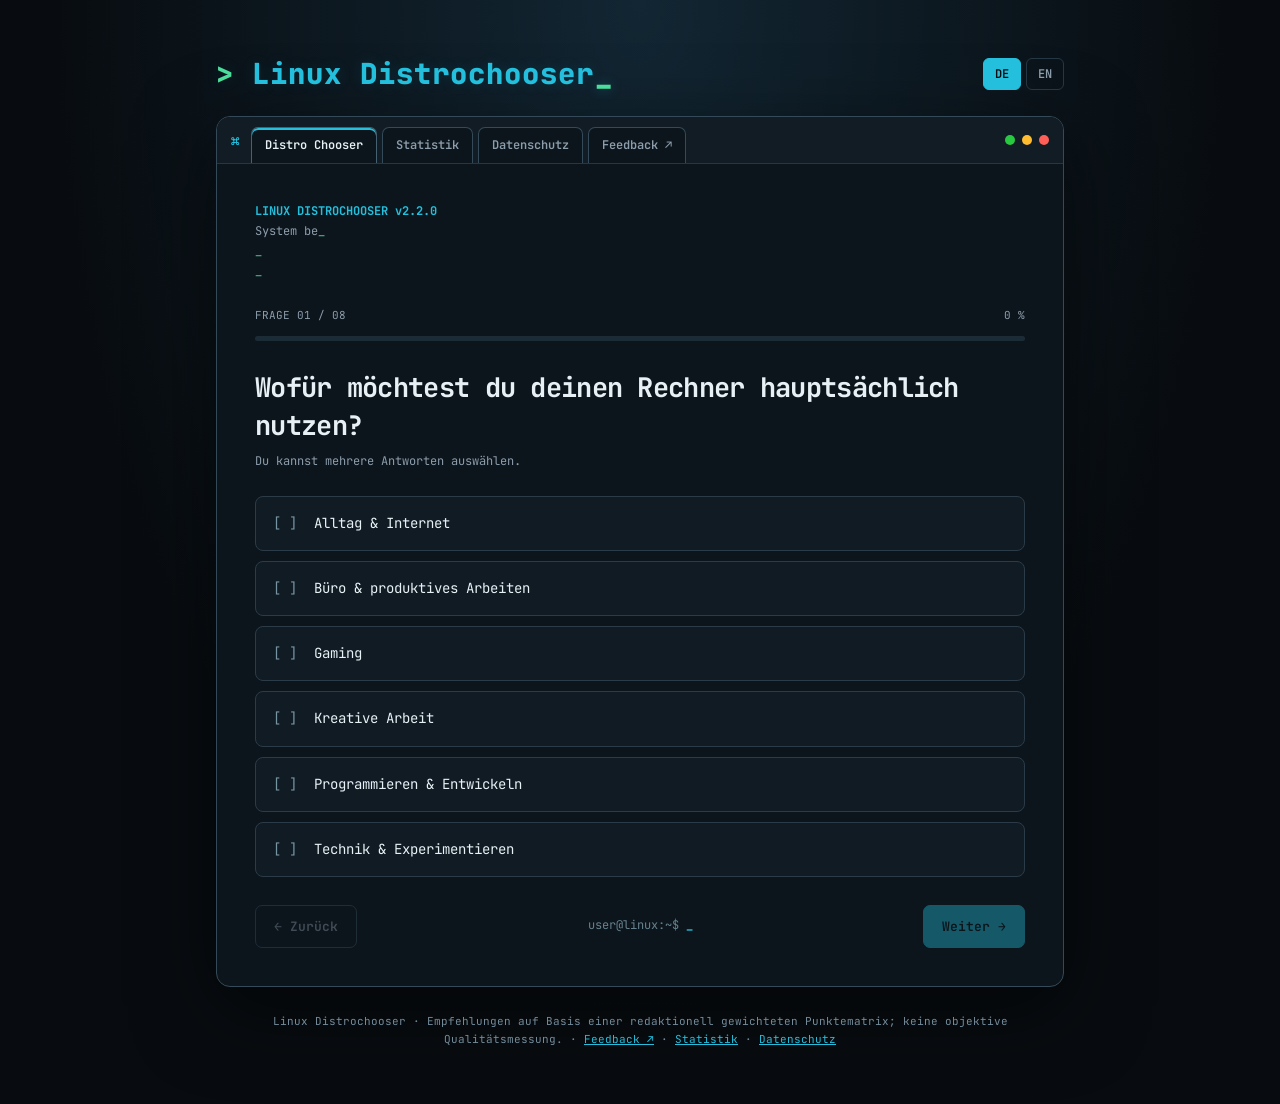
<file: index.html>
<!doctype html>
<html lang="de">
<head>
  <meta charset="utf-8">
  <meta name="viewport" content="width=device-width, initial-scale=1">
  <meta name="theme-color" content="#080c10">
  <meta name="description" content="Find a Linux distribution that fits your needs with a transparent, weighted questionnaire.">
  <title>Linux Distrochooser</title>
  <link rel="preconnect" href="https://fonts.googleapis.com">
  <link rel="preconnect" href="https://fonts.gstatic.com" crossorigin>
  <link href="https://fonts.googleapis.com/css2?family=JetBrains+Mono:wght@400;500;600;700;800&display=swap" rel="stylesheet">
  <link rel="stylesheet" href="assets/styles.css?v=2.2.14">
  <script type="module" src="assets/app.js?v=3.0.0"></script>
</head>
<body>
  <main>
    <header class="top">
      <span class="brand"><span class="brand-prompt" aria-hidden="true">&gt;</span> Linux Distrochooser<span class="brand-cursor" aria-hidden="true">_</span></span>
      <div class="language-switch" role="group" aria-label="Language / Sprache">
        <button id="langDe" type="button" class="lang-button" aria-pressed="true" lang="de">DE</button>
        <button id="langEn" type="button" class="lang-button" aria-pressed="false" lang="en">EN</button>
      </div>
    </header>
    <div class="window">
      <div class="bar">
        <span aria-hidden="true" class="terminal-symbol">⌘</span>
        <nav class="terminal-tabs" aria-label="Seiten / Pages"><a class="terminal-tab active" href="./" aria-current="page" data-nav-de="Distro Chooser" data-nav-en="Distro Chooser">Distro Chooser</a><a class="terminal-tab" href="statistik.html" data-nav-de="Statistik" data-nav-en="Statistics">Statistik</a><a class="terminal-tab" href="datenschutz.html" data-nav-de="Datenschutz" data-nav-en="Privacy">Datenschutz</a><a class="terminal-tab feedback-tab" href="https://github.com/ff4f-git/distrochooser/issues/new/choose" target="_blank" rel="noopener noreferrer" aria-label="Feedback / Issues (öffnet einen neuen Tab / opens a new tab)">Feedback ↗</a></nav>
        <div class="dots" aria-hidden="true"><span class="dot"></span><span class="dot"></span><span class="dot"></span></div>
      </div>
      <div class="screen">
        <div class="boot">
          <strong>LINUX DISTROCHOOSER v2.2.0</strong>
          <p data-i18n="ready">System bereit. Finde dein Linux.</p>
          <div class="ok" data-i18n="loaded">✓ 22 Distributionen geladen</div>
          <div class="ok" data-i18n="engine">✓ Empfehlungssystem bereit</div>
        </div>
        <section id="wizard">
          <div class="meta"><span id="stepLabel"></span><span id="percentLabel">0 %</span></div>
          <div class="progress"><div id="progressBar"></div></div>
          <h1 id="question"></h1>
          <p class="hint" id="hint"></p>
          <div class="options" id="options"></div>
          <div id="ramExtra" class="extra hidden">
            <h2 data-i18n="ramTitle">Zusatzfrage // Wie viel Arbeitsspeicher (RAM) hat dein Rechner?</h2>
            <p data-i18n="ramHelp">Bei Rechnern ab 8 Jahren korrigiert der Arbeitsspeicher die altersbedingte Empfehlung.</p>
            <div class="options" id="ramOptions"></div>
          </div>
          <div id="gpuExtra" class="extra hidden">
            <h2 data-i18n="gpuTitle">Zusatzfrage // Welche Grafikkarte nutzt du?</h2>
            <p data-i18n="gpuHelp">Damit du die Empfehlung besser einordnen kannst.</p>
            <div class="options" id="gpuOptions"></div>
          </div>
          <div class="actions">
            <button class="btn secondary" id="back" data-i18n="back">← Zurück</button>
            <span class="prompt" aria-hidden="true">user@linux:~$ <b>_</b></span>
            <button class="btn" id="next"></button>
          </div>
        </section>
        <section id="results" class="results" aria-live="polite">
          <div class="meta"><span data-i18n="done">ANALYSE ABGESCHLOSSEN</span><span class="ok">✓ OK</span></div>
          <h1 class="results-title" data-i18n="resultsTitle">Deine Linux-Empfehlungen</h1>
          <p class="hint" data-i18n="resultsHint">Die passendsten Linux-Distributionen für dich – abgestimmt auf deine Anforderungen.</p>
          <div id="resultList"></div>
          <div id="warnings"></div>
          <div class="feedback-area"><a class="btn secondary feedback-link" href="https://github.com/ff4f-git/distrochooser/issues/new/choose" target="_blank" rel="noopener noreferrer" data-i18n="feedback">💬 Feedback geben ↗</a><p class="feedback-note" data-i18n="feedbackNote">Öffnet GitHub Issues in einem neuen Tab. Ein GitHub-Konto ist erforderlich.</p></div>
          <aside class="extra statistics" aria-labelledby="statisticsTitle">
            <h2 id="statisticsTitle"></h2>
            <p id="statisticsHelp"></p>
            <button type="button" class="btn secondary" id="statisticsButton" disabled></button>
            <p id="statisticsStatus" role="status" aria-live="polite"></p>
            <a id="statisticsViewLink" class="option statistics-view-link hidden" href="statistik.html"><span class="mark">[↗]</span><span>📊 Öffentliche Statistik ansehen</span></a>
          </aside>
          <div class="actions">
            <button class="btn secondary" id="restart" data-i18n="restart">↻ Neu starten</button>
            <button class="btn" id="edit" data-i18n="edit">← Antworten ändern</button>
          </div>
        </section>
      </div>
    </div>
    <footer><span data-i18n="footer">Linux Distrochooser · Empfehlungen auf Basis einer redaktionell gewichteten Punktematrix; keine objektive Qualitätsmessung.</span> · <a href="https://github.com/ff4f-git/distrochooser/issues/new/choose" target="_blank" rel="noopener noreferrer">Feedback ↗</a> · <a data-nav-de="Statistik" data-nav-en="Statistics" href="statistik.html">Statistik</a> · <a data-nav-de="Datenschutz" data-nav-en="Privacy" href="datenschutz.html">Datenschutz</a></footer>
  </main>
</body>
</html>
</file>
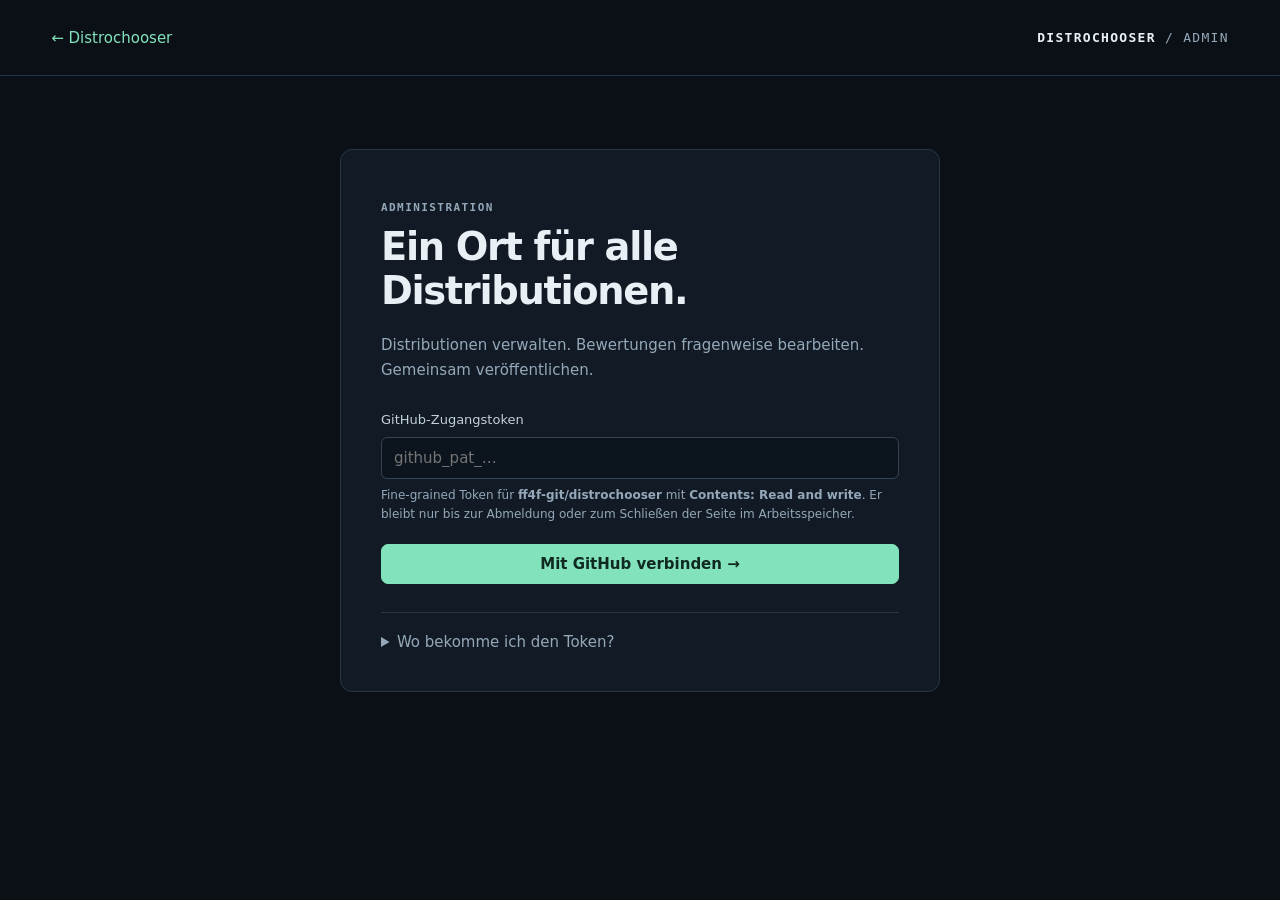
<file: admin.html>
<!doctype html>
<html lang="de"><head>
<meta charset="utf-8"><meta name="viewport" content="width=device-width,initial-scale=1"><meta name="robots" content="noindex,nofollow"><meta name="referrer" content="no-referrer">
<meta http-equiv="Content-Security-Policy" content="default-src 'self'; script-src 'self'; style-src 'self'; connect-src 'self' https://sjuzeljqkxffscqrtqxn.supabase.co; img-src 'self' data:; base-uri 'self'; form-action 'none'; object-src 'none'">
<title>Distrochooser · Administration</title><link rel="stylesheet" href="assets/admin.css?v=3.1.1"></head><body>
<header><a href="./">← Distrochooser</a><span class="brand">DISTROCHOOSER <b>/ ADMIN</b></span><button id="logout" hidden>Abmelden</button></header>
<main><section id="login" class="login panel"><p class="eyebrow">ADMINISTRATION</p><h1>Ein Ort für alle<br>Distributionen.</h1><p>Distributionen verwalten. Bewertungen fragenweise bearbeiten. Gemeinsam veröffentlichen.</p>
<form id="loginForm"><label for="token">GitHub-Zugangstoken</label><input id="token" type="password" autocomplete="off" required placeholder="github_pat_…"><p class="help">Fine-grained Token für <strong>ff4f-git/distrochooser</strong> mit <strong>Contents: Read and write</strong>. Er bleibt nur bis zur Abmeldung oder zum Schließen der Seite im Arbeitsspeicher.</p><button class="primary" id="connect">Mit GitHub verbinden →</button></form><p id="loginStatus" class="status" role="status" aria-live="polite"></p>
<details><summary>Wo bekomme ich den Token?</summary><p>GitHub → Settings → Developer settings → Personal access tokens → Fine-grained tokens. Nur „distrochooser“ auswählen und „Contents“ auf „Read and write“ setzen.</p><a href="https://github.com/settings/personal-access-tokens/new" target="_blank" rel="noreferrer">GitHub-Einstellungen öffnen ↗</a></details></section>
<div id="workspace" hidden><div class="page-heading"><div><p class="eyebrow">ADMINISTRATION</p><h1>Distributionen & Bewertungen</h1></div><p id="identity" class="muted"></p></div>
<div class="layout"><aside class="panel"><nav class="admin-nav" aria-label="Verwaltungsbereiche"><button id="navDistributions" aria-current="page">Distributionen</button><button id="navQuestions">Fragen & Punkte</button></nav><div id="distributionTools"><div class="aside-heading"><h2>Distributionen</h2><button id="add">+ Hinzufügen</button></div><label class="sr-only" for="search">Distribution suchen</label><input id="search" type="search" placeholder="Distribution suchen …"><div id="distroList" class="distro-list"></div></div><p id="questionHelp" class="help" hidden>Rechts eine Frage wählen und die Punkte aller Distributionen gemeinsam bearbeiten. Änderungen bleiben beim Wechsel des Bereichs erhalten.</p></aside>
<section class="editor"><section id="deletions" class="panel deletion-notice" hidden><p id="deletionText"></p><button type="button" id="undoDelete">Löschungen rückgängig machen</button></section>
<div id="distributionView"><section class="panel editor-title"><div><span id="state" class="eyebrow">AKTIV</span><h2 id="selectedName"></h2></div><label class="toggle"><input type="checkbox" id="active"> In Empfehlungen anzeigen</label></section>
<form id="metadataForm" novalidate><section class="panel"><h3>Haupteinstellungen</h3><div class="fields"><label>Name<input name="name" maxlength="100" required></label><label>Interne ID<input name="id" pattern="[a-z0-9][a-z0-9-]{1,79}" required><span class="help">Bleibt nach der ersten Veröffentlichung unverändert.</span></label><label class="wide">Offizielle Webseite / Download<input name="url" type="url" placeholder="https://…"></label></div></section><section class="panel"><h3>Beschreibungen & Stärken</h3><div class="fields" id="descriptions"></div></section></form>
<section class="panel distribution-actions"><div><h3>Bewertungen</h3><p class="help">Punkte werden im Frageneditor für alle Distributionen gemeinsam bearbeitet.</p><button id="openQuestions">Fragen & Punkte öffnen →</button></div><button type="button" id="delete" class="danger">Distribution löschen</button></section></div>
<section id="questionView" class="panel" hidden><div class="question-heading"><div><p class="eyebrow">FRAGENEDITOR</p><h2>Eine Frage. Alle Distributionen.</h2></div><p id="matrixCount" class="muted"></p></div><label class="question-picker" for="questionSelect">Frage auswählen<select id="questionSelect"></select></label><p id="matrixHint" class="help"></p><div class="matrix-scroll" role="region" aria-label="Bearbeitbare Punktetabelle" tabindex="0"><table id="scoreTable"><caption class="sr-only" id="matrixCaption"></caption><thead id="matrixHead"></thead><tbody id="matrixBody"></tbody><tfoot id="matrixFoot"></tfoot></table></div></section>
<footer class="savebar panel"><div><strong id="changeState">Keine Änderungen</strong><p class="help">Speichert alle Änderungen aus beiden Bereichen gemeinsam.</p></div><div class="save-actions"><button type="button" id="reset">Änderungen verwerfen</button><button type="button" class="primary" id="save">Speichern & veröffentlichen →</button></div><p id="status" class="status" role="status" aria-live="polite"></p></footer>
</section></div></div></main><script type="module" src="assets/admin.js?v=3.1.1"></script></body></html>
</file>
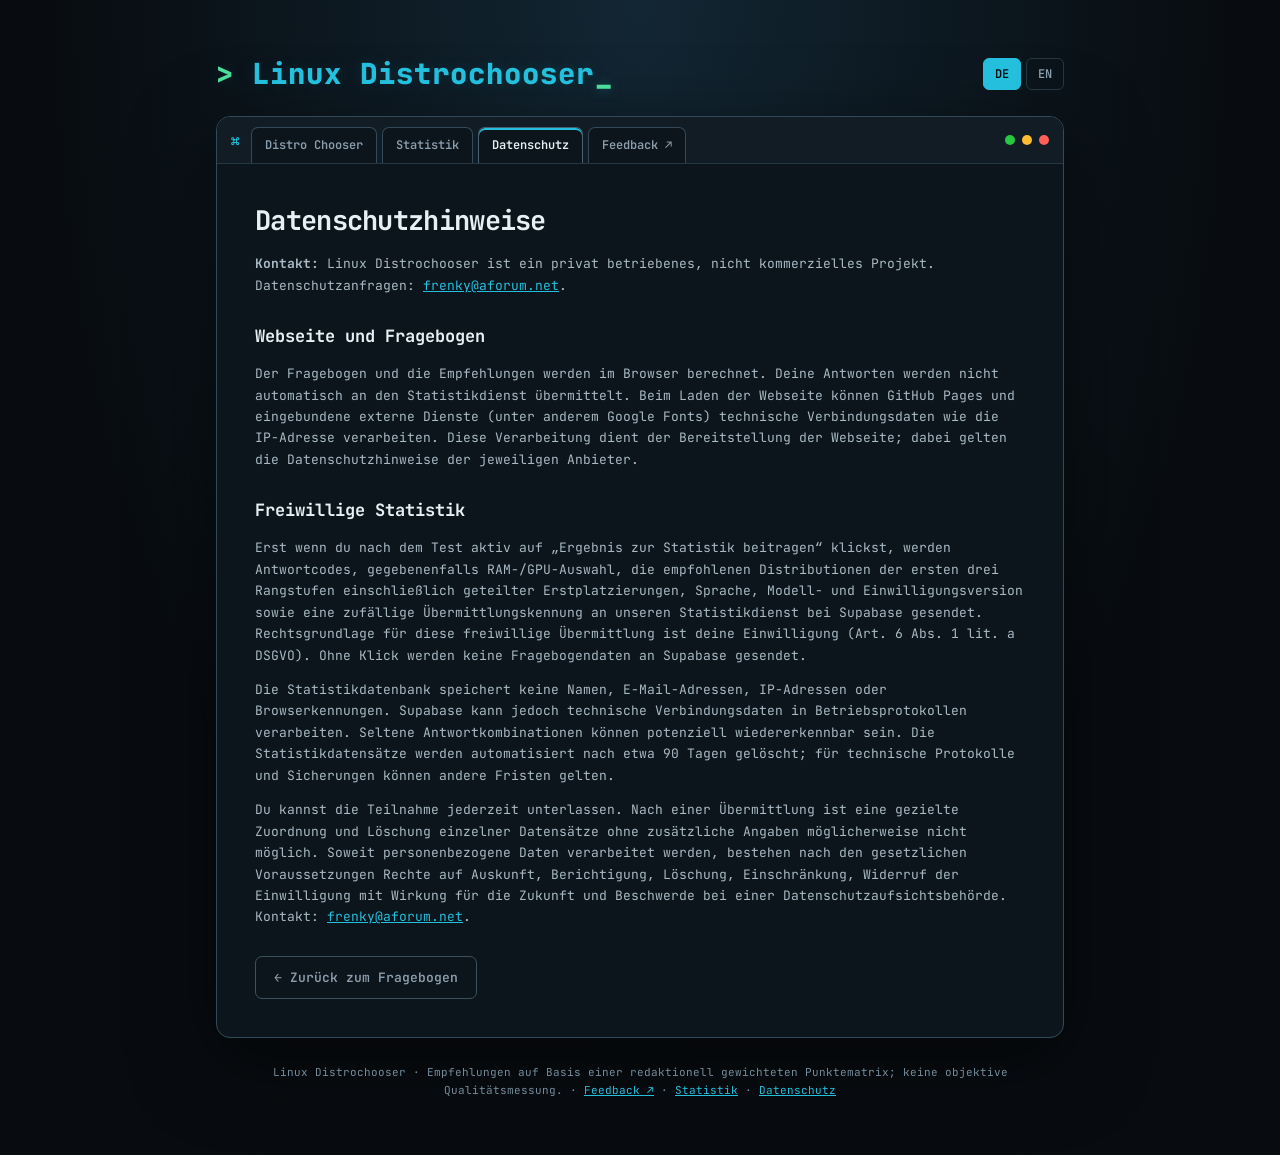
<file: datenschutz.html>
<!doctype html>
<html lang="de">
<head>
  <meta charset="utf-8">
  <meta name="viewport" content="width=device-width, initial-scale=1">
  <meta name="theme-color" content="#080c10">
  <meta name="description" content="Find a Linux distribution that fits your needs with a transparent, weighted questionnaire.">
  <title>Datenschutz / Privacy – Linux Distrochooser</title>
  <link rel="preconnect" href="https://fonts.googleapis.com">
  <link rel="preconnect" href="https://fonts.gstatic.com" crossorigin>
  <link href="https://fonts.googleapis.com/css2?family=JetBrains+Mono:wght@400;500;600;700;800&display=swap" rel="stylesheet">
  <link rel="stylesheet" href="assets/styles.css?v=2.2.12">
</head>
<body><main><header class="top">
      <a class="brand" href="./"><span class="brand-prompt" aria-hidden="true">&gt;</span> Linux Distrochooser<span class="brand-cursor" aria-hidden="true">_</span></a>
      <div class="language-switch" role="group" aria-label="Language / Sprache">
        <button id="langDe" type="button" class="lang-button" aria-pressed="true" lang="de">DE</button>
        <button id="langEn" type="button" class="lang-button" aria-pressed="false" lang="en">EN</button>
      </div>
    </header><div class="window"><div class="bar"><span class="terminal-symbol" aria-hidden="true">⌘</span><nav class="terminal-tabs" aria-label="Seiten / Pages"><a class="terminal-tab" href="./" data-nav-de="Distro Chooser" data-nav-en="Distro Chooser">Distro Chooser</a><a class="terminal-tab" href="statistik.html" data-nav-de="Statistik" data-nav-en="Statistics">Statistik</a><a class="terminal-tab active" href="datenschutz.html" aria-current="page" data-nav-de="Datenschutz" data-nav-en="Privacy">Datenschutz</a><a class="terminal-tab feedback-tab" href="https://github.com/ff4f-git/distrochooser/issues/new/choose" target="_blank" rel="noopener noreferrer" aria-label="Feedback / Issues (öffnet einen neuen Tab / opens a new tab)">Feedback ↗</a></nav><div class="dots" aria-hidden="true"><span class="dot"></span><span class="dot"></span><span class="dot"></span></div></div><div class="screen"><section class="privacy-copy" id="privacyDe" lang="de"><h1>Datenschutzhinweise</h1><p><strong>Kontakt:</strong> Linux Distrochooser ist ein privat betriebenes, nicht kommerzielles Projekt. Datenschutzanfragen: <a href="mailto:frenky@aforum.net">frenky@aforum.net</a>.</p>
<h2>Webseite und Fragebogen</h2><p>Der Fragebogen und die Empfehlungen werden im Browser berechnet. Deine Antworten werden nicht automatisch an den Statistikdienst übermittelt. Beim Laden der Webseite können GitHub Pages und eingebundene externe Dienste (unter anderem Google Fonts) technische Verbindungsdaten wie die IP-Adresse verarbeiten. Diese Verarbeitung dient der Bereitstellung der Webseite; dabei gelten die Datenschutzhinweise der jeweiligen Anbieter.</p>
<h2>Freiwillige Statistik</h2><p>Erst wenn du nach dem Test aktiv auf „Ergebnis zur Statistik beitragen“ klickst, werden Antwortcodes, gegebenenfalls RAM-/GPU-Auswahl, die empfohlenen Distributionen der ersten drei Rangstufen einschließlich geteilter Erstplatzierungen, Sprache, Modell- und Einwilligungsversion sowie eine zufällige Übermittlungskennung an unseren Statistikdienst bei Supabase gesendet. Rechtsgrundlage für diese freiwillige Übermittlung ist deine Einwilligung (Art. 6 Abs. 1 lit. a DSGVO). Ohne Klick werden keine Fragebogendaten an Supabase gesendet.</p>
<p>Die Statistikdatenbank speichert keine Namen, E-Mail-Adressen, IP-Adressen oder Browserkennungen. Supabase kann jedoch technische Verbindungsdaten in Betriebsprotokollen verarbeiten. Seltene Antwortkombinationen können potenziell wiedererkennbar sein. Die Statistikdatensätze werden automatisiert nach etwa 90 Tagen gelöscht; für technische Protokolle und Sicherungen können andere Fristen gelten.</p>
<p>Du kannst die Teilnahme jederzeit unterlassen. Nach einer Übermittlung ist eine gezielte Zuordnung und Löschung einzelner Datensätze ohne zusätzliche Angaben möglicherweise nicht möglich. Soweit personenbezogene Daten verarbeitet werden, bestehen nach den gesetzlichen Voraussetzungen Rechte auf Auskunft, Berichtigung, Löschung, Einschränkung, Widerruf der Einwilligung mit Wirkung für die Zukunft und Beschwerde bei einer Datenschutzaufsichtsbehörde. Kontakt: <a href="mailto:frenky@aforum.net">frenky@aforum.net</a>.</p></section><section class="privacy-copy hidden" id="privacyEn" lang="en"><h1>Privacy notice</h1><p><strong>Contact:</strong> Linux Distrochooser is a privately operated, non-commercial project. Privacy inquiries: <a href="mailto:frenky@aforum.net">frenky@aforum.net</a>.</p>
<h2>Website and questionnaire</h2><p>The questionnaire and recommendations are calculated in your browser. Your answers are not automatically sent to the statistics service. When loading the website, GitHub Pages and embedded third-party services (including Google Fonts) may process technical connection information such as your IP address to deliver the site. Their respective privacy notices apply.</p>
<h2>Optional statistics</h2><p>Only when you actively click “Contribute result to statistics” after completing the questionnaire are your answer codes, optional RAM/GPU selection, recommended distributions from the first three ranks, including tied first places, language, model and consent versions, and a random submission identifier sent to our Supabase statistics service. The legal basis is your consent (Article 6(1)(a) GDPR). Without your click, no questionnaire data is sent to Supabase.</p>
<p>The statistics database does not store names, email addresses, IP addresses or browser identifiers. Supabase may process technical connection data in operational logs. Unusual answer combinations may be potentially recognizable. Statistics records are automatically deleted after approximately 90 days; logs and backups may have different retention periods.</p>
<p>You can choose not to participate at any time. Once submitted, identifying and deleting individual records may not be possible without additional information. Where personal data is processed, applicable law provides rights to access, rectification, erasure, restriction, withdrawal of consent for the future, and complaint to a data protection authority. Contact: <a href="mailto:frenky@aforum.net">frenky@aforum.net</a>.</p></section><div class="actions"><a class="btn secondary" id="back" href="./">← Zurück zum Fragebogen</a></div></div></div><footer><span id="footerText">Linux Distrochooser · Empfehlungen auf Basis einer redaktionell gewichteten Punktematrix; keine objektive Qualitätsmessung.</span> · <a href="https://github.com/ff4f-git/distrochooser/issues/new/choose" target="_blank" rel="noopener noreferrer">Feedback ↗</a> · <a data-nav-de="Statistik" data-nav-en="Statistics" href="statistik.html">Statistik</a> · <a data-nav-de="Datenschutz" data-nav-en="Privacy" href="datenschutz.html">Datenschutz</a></footer></main><script type="module">
const copy={de:{back:"← Zurück zum Fragebogen",footer:"Linux Distrochooser · Empfehlungen auf Basis einer redaktionell gewichteten Punktematrix; keine objektive Qualitätsmessung."},en:{back:"← Back to questionnaire",footer:"Linux Distrochooser · Recommendations are based on an editorially weighted scoring matrix, not an objective measure of quality."}};
function setLanguage(lang){document.documentElement.lang=lang;document.getElementById("privacyDe").classList.toggle("hidden",lang!=="de");document.getElementById("privacyEn").classList.toggle("hidden",lang!=="en");for(const l of ["de","en"])document.getElementById(l==="de"?"langDe":"langEn").setAttribute("aria-pressed",String(l===lang));document.querySelectorAll("[data-nav-de]").forEach(a=>a.textContent=a.dataset[lang==="de"?"navDe":"navEn"]);document.getElementById("back").textContent=copy[lang].back;document.getElementById("footerText").textContent=copy[lang].footer;document.querySelectorAll("a[href]").forEach(a=>{if(a.origin===location.origin && (a.pathname.endsWith("/")||a.pathname.endsWith("/index.html")||a.pathname.endsWith("/statistik.html")||a.pathname.endsWith("/datenschutz.html"))){a.search=lang==="en"?"?lang=en":"";}});}
document.getElementById("langDe").addEventListener("click",()=>setLanguage("de"));document.getElementById("langEn").addEventListener("click",()=>setLanguage("en"));
setLanguage(new URLSearchParams(location.search).get("lang")==="en"?"en":"de");
</script></body></html>
</file>
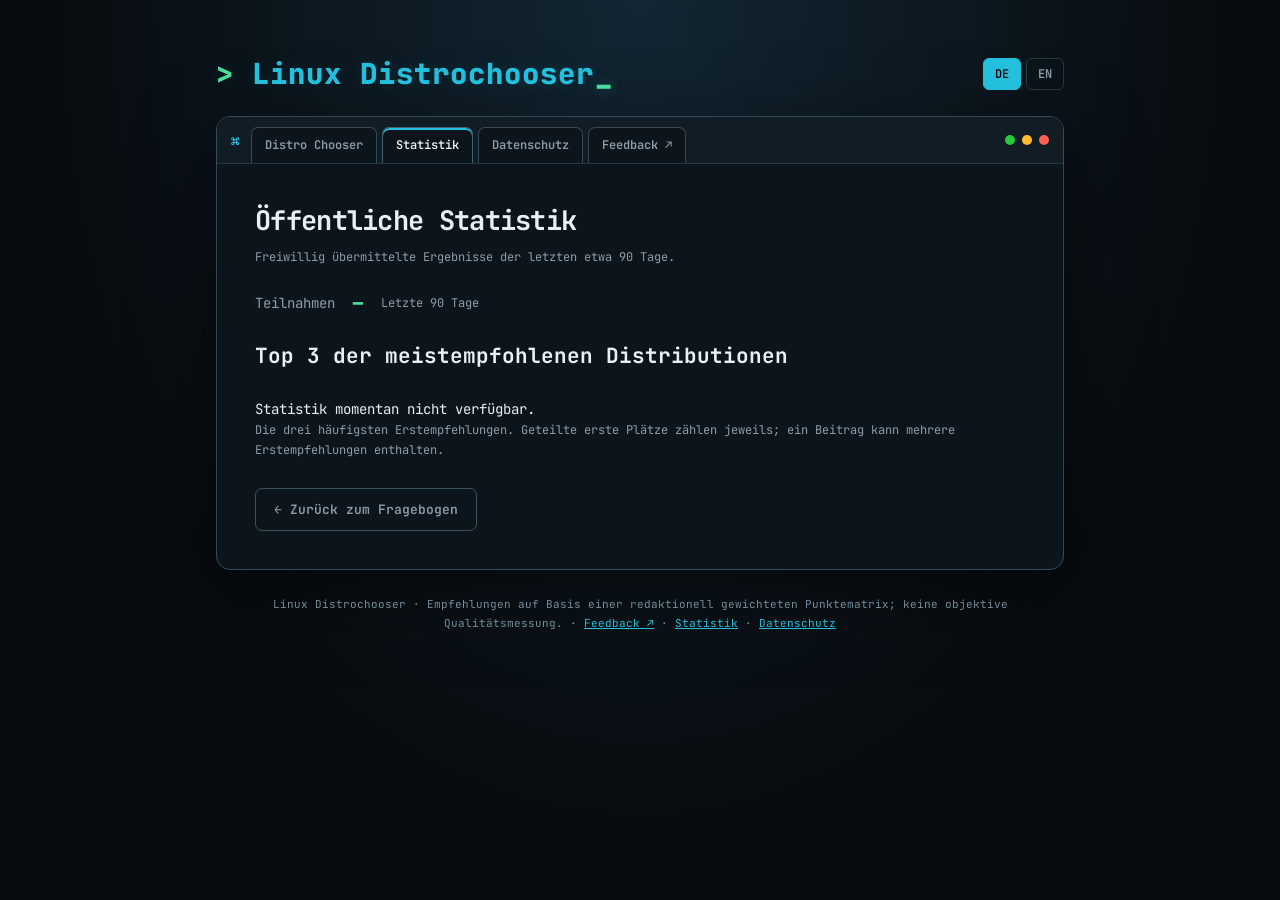
<file: statistik.html>
<!doctype html>
<html lang="de"><head><meta charset="utf-8"><meta name="viewport" content="width=device-width,initial-scale=1"><meta name="theme-color" content="#080c10"><title>Statistik / Statistics – Linux Distrochooser</title><link rel="preconnect" href="https://fonts.googleapis.com"><link rel="preconnect" href="https://fonts.gstatic.com" crossorigin><link href="https://fonts.googleapis.com/css2?family=JetBrains+Mono:wght@400;500;600;700;800&display=swap" rel="stylesheet"><link rel="stylesheet" href="assets/styles.css?v=2.2.12"></head><body><main><header class="top"><a class="brand" href="./"><span class="brand-prompt" aria-hidden="true">&gt;</span> Linux Distrochooser<span class="brand-cursor" aria-hidden="true">_</span></a><div class="language-switch" role="group" aria-label="Language / Sprache"><button id="de" type="button" lang="de" class="lang-button" aria-pressed="true">DE</button><button id="en" type="button" lang="en" class="lang-button" aria-pressed="false">EN</button></div></header><div class="window"><div class="bar"><span aria-hidden="true" class="terminal-symbol">⌘</span><nav class="terminal-tabs" aria-label="Seiten / Pages"><a class="terminal-tab" href="./" data-nav-de="Distro Chooser" data-nav-en="Distro Chooser">Distro Chooser</a><a class="terminal-tab active" href="statistik.html" aria-current="page" data-nav-de="Statistik" data-nav-en="Statistics">Statistik</a><a class="terminal-tab" href="datenschutz.html" data-nav-de="Datenschutz" data-nav-en="Privacy">Datenschutz</a><a class="terminal-tab feedback-tab" href="https://github.com/ff4f-git/distrochooser/issues/new/choose" target="_blank" rel="noopener noreferrer" aria-label="Feedback / Issues (öffnet einen neuen Tab / opens a new tab)">Feedback ↗</a></nav><div class="dots" aria-hidden="true"><span class="dot"></span><span class="dot"></span><span class="dot"></span></div></div><div class="screen"><h1 id="heading">Öffentliche Statistik</h1><p class="hint" id="intro">Freiwillig übermittelte Ergebnisse der letzten etwa 90 Tage.</p><div class="stats-summary"><span id="countLabel">Teilnahmen</span><span id="total">–</span><span id="period">Letzte 90 Tage</span></div><h2 id="topLabel">Top 3 der meistempfohlenen Distributionen</h2><div id="results" class="statslist" aria-live="polite"></div><p class="hint" id="notice">Die drei häufigsten Erstempfehlungen. Geteilte erste Plätze zählen jeweils; ein Beitrag kann mehrere Erstempfehlungen enthalten.</p><div class="actions"><a class="btn secondary" id="back" href="./">← Zurück zum Fragebogen</a></div></div></div><footer><span id="footerText">Linux Distrochooser · Empfehlungen auf Basis einer redaktionell gewichteten Punktematrix; keine objektive Qualitätsmessung.</span> · <a href="https://github.com/ff4f-git/distrochooser/issues/new/choose" target="_blank" rel="noopener noreferrer">Feedback ↗</a> · <a data-nav-de="Statistik" data-nav-en="Statistics" href="statistik.html">Statistik</a> · <a data-nav-de="Datenschutz" data-nav-en="Privacy" href="datenschutz.html">Datenschutz</a></footer></main><script type="module">
import {STATISTICS_ENDPOINT} from './assets/statistics-config.js';
import {DISTRO_ICONS} from './assets/icons.js';
const [descriptionsDe,descriptionsEn]=await Promise.all(['de','en'].map(async lang=>{const response=await fetch(`./assets/descriptions-${lang}.json`);if(!response.ok)throw Error('Description loading failed');return response.json()}));
const el=id=>document.getElementById(id);
const t={de:{heading:'Öffentliche Statistik',intro:'Freiwillig übermittelte Ergebnisse der letzten etwa 90 Tage.',count:'Teilnahmen',top:'Top 3 der meistempfohlenen Distributionen',notice:'Die drei häufigsten Erstempfehlungen. Geteilte erste Plätze zählen jeweils; ein Beitrag kann mehrere Erstempfehlungen enthalten.',back:'← Zurück zum Fragebogen',loading:'Statistik wird geladen …',empty:'Noch keine freiwilligen Beiträge vorhanden.',error:'Statistik momentan nicht verfügbar.',places:['Platz 1','Platz 2','Platz 3'],recommendations:'von',period:'Letzte 90 Tage',fallback:'Linux-Distribution',missing:'Weitere Informationen zu dieser Distribution folgen.',footer:'Linux Distrochooser · Empfehlungen auf Basis einer redaktionell gewichteten Punktematrix; keine objektive Qualitätsmessung.'},en:{heading:'Public statistics',intro:'Voluntarily contributed results from approximately the last 90 days.',count:'Contributions',top:'Top 3 most recommended distributions',notice:'The three most frequent first-choice recommendations. Tied first places each count; one contribution may include several first choices.',back:'← Back to questionnaire',loading:'Loading statistics …',empty:'No voluntary contributions yet.',error:'Statistics are currently unavailable.',places:['First Place','Second Place','Third Place'],recommendations:'of',period:'Last 90 days',fallback:'Linux distribution',missing:'More information about this distribution is coming soon.',footer:'Linux Distrochooser · Recommendations are based on an editorially weighted scoring matrix, not an objective measure of quality.'}};
let lang=new URLSearchParams(location.search).get('lang')==='en'?'en':'de',data=null,failed=false;
function render(){
 const x=t[lang], descriptions=lang==='de'?descriptionsDe:descriptionsEn;
 document.documentElement.lang=lang;
 for(const [id,key] of [['heading','heading'],['intro','intro'],['countLabel','count'],['topLabel','top'],['notice','notice'],['back','back'],['period','period'],['footerText','footer']])el(id).textContent=x[key];
 for(const l of ['de','en'])el(l).setAttribute('aria-pressed',String(lang===l));
 document.querySelectorAll('[data-nav-de]').forEach(a=>a.textContent=a.dataset[lang==='de'?'navDe':'navEn']);
 document.querySelectorAll('a[href]').forEach(a=>{if(a.origin===location.origin && (a.pathname.endsWith('/')||a.pathname.endsWith('/index.html')||a.pathname.endsWith('/statistik.html')||a.pathname.endsWith('/datenschutz.html'))){a.search=lang==='en'?'?lang=en':'';}});
 el('total').textContent=data?.total??'–';
 const root=el('results');root.replaceChildren();
 if(failed||!data||!data.topRecommendations?.length){root.textContent=failed?x.error:!data?x.loading:x.empty;return;}
 for(const [i,r] of data.topRecommendations.slice(0,3).entries()){
  const article=document.createElement('article');article.className='result';
  const rank=document.createElement('div');rank.className='rank';rank.textContent='';const medal=document.createElement('span');medal.className='rank-medal';medal.textContent=['🥇','🥈','🥉'][i];medal.setAttribute('aria-hidden','true');rank.append(medal,document.createTextNode(x.places[i]));
  const head=document.createElement('div');head.className='result-head';
  const nameWrap=document.createElement('div');nameWrap.className='distro-name';
  const glyph=document.createElement('span');glyph.className='distro-icon';glyph.setAttribute('aria-hidden','true');
  const icon=DISTRO_ICONS[r.name]||['\uf17c','#23bfdc'];glyph.textContent=icon[0];glyph.style.color=icon[1];
  const title=document.createElement('h2');title.textContent=r.name;nameWrap.append(glyph,title);
  const count=document.createElement('span');count.className='stat-count';count.textContent=`${r.count} ${x.recommendations} ${data.total}`;
  head.append(nameWrap,count);
  const label=document.createElement('div');label.className='distro-label';label.textContent=descriptions[r.name]?.label||x.fallback;
  const meter=document.createElement('div');meter.className='meter';const fill=document.createElement('div');fill.style.width=`${data.total>0?100*r.count/data.total:0}%`;meter.append(fill);
  const reason=document.createElement('p');reason.className='reason';reason.textContent=descriptions[r.name]?.description||x.missing;
  article.append(rank,head,label,meter,reason);root.append(article);
 }
}
for(const l of ['de','en'])el(l).addEventListener('click',()=>{lang=l;render()});render();
try{const response=await fetch(STATISTICS_ENDPOINT,{method:'GET',credentials:'omit',referrerPolicy:'no-referrer'});if(!response.ok)throw Error('status '+response.status);data=await response.json();}catch{failed=true;}render();
</script></body></html>
</file>
<file: assets/styles.css>
/* Linux Distrochooser — layout and terminal-inspired visual theme. */

:root{
  color-scheme:dark;
  --bg:#080c10;
  --panel:#0d151c;
  --line:#263744;
  --muted:#8c9dac;
  --cyan:#23bfdc;
  --green:#4bdd9b;
  --fg:#e7f1f5}

*{
  box-sizing:border-box}

body{
  margin:0;
  background:radial-gradient(ellipse at 50% 0%,#122633 0%,#080c10 65%);
  color:var(--fg);
  font:14px/1.65 'JetBrains Mono',monospace;
  min-height:100vh}

main{
  max-width:880px;
  margin:0 auto;
  padding:clamp(18px,5vw,56px) 16px}

.top{
  display:flex;
  justify-content:space-between;
  align-items:center;
  margin-bottom:24px;
  gap:16px}

.brand{
  color:var(--cyan);
  font-family:"JetBrains Mono",monospace;
  font-size:clamp(19px,2.9vw,29px);
  font-weight:800;
  letter-spacing:.035em;
  line-height:1.25;
  text-shadow:0 0 15px rgba(35,191,220,.13);
  overflow-wrap:anywhere;
  text-decoration:none}

.language-switch{
  display:flex;
  gap:5px;
  align-items:center}

.lang-button{
  font:600 12px 'JetBrains Mono',monospace;
  background:transparent;
  color:var(--muted);
  border:1px solid var(--line);
  border-radius:6px;
  padding:7px 11px;
  cursor:pointer}

.lang-button[aria-pressed="true"]{
  color:var(--bg);
  background:var(--cyan);
  border-color:var(--cyan)}

.window{
  border:1px solid #344a59;
  background:var(--panel);
  border-radius:14px;
  box-shadow:0 22px 80px #0008;
  overflow:hidden}

.bar{
  display:flex;
  align-items:center;
  gap:9px;
  padding:13px 18px;
  border-bottom:1px solid var(--line);
  background:#111c25}

.dots{
  display:flex;
  gap:7px}

.dot{
  width:10px;
  height:10px;
  border-radius:50%;
  background:#ff5f57}

.dot:nth-child(2){
  background:#febc2e}

.dot:nth-child(3){
  background:#28c840}

.barname{
  margin:auto;
  color:var(--muted);
  font-size:11px}

.screen{
  padding:clamp(18px,4vw,38px)}

.boot{
  font-size:12px;
  color:var(--muted);
  margin-bottom:24px}

.boot strong{
  color:var(--cyan)}

.boot .ok{
  color:var(--green)}

.meta{
  display:flex;
  justify-content:space-between;
  color:var(--muted);
  font-size:11px;
  gap:12px}

.progress{
  height:5px;
  background:#1c2c37;
  border-radius:4px;
  overflow:hidden;
  margin:12px 0 28px}

.progress>div{
  height:100%;
  background:var(--cyan);
  transition:width .25s}

h1{
  font-size:clamp(19px,3.4vw,27px);
  line-height:1.4;
  margin:0 0 8px;
  letter-spacing:-.7px}

.hint{
  color:var(--muted);
  font-size:12px;
  margin:0 0 24px}

.options{
  display:grid;
  gap:10px}

.option{
  width:100%;
  text-align:left;
  display:flex;
  align-items:center;
  gap:13px;
  border:1px solid #2b3c48;
  background:#101b24;
  border-radius:8px;
  padding:15px 17px;
  color:var(--fg);
  font:inherit;
  cursor:pointer;
  transition:.16s}

.option:hover{
  border-color:#70b7c4;
  background:#14232c}

.option[aria-pressed=true]{
  border-color:var(--cyan);
  background:#10313b}

.mark{
  color:#7794a3;
  min-width:28px}

.option[aria-pressed=true] .mark{
  color:var(--cyan)}

.actions{
  display:flex;
  justify-content:space-between;
  align-items:center;
  gap:12px;
  margin-top:28px;
  flex-wrap:wrap}

.btn{
  border:1px solid var(--cyan);
  background:var(--cyan);
  color:#07141a;
  font:600 13px 'JetBrains Mono',monospace;
  border-radius:7px;
  padding:12px 18px;
  cursor:pointer}

.btn:hover{
  filter:brightness(1.12)}

.btn:disabled{
  opacity:.4;
  cursor:not-allowed}

.secondary{
  background:transparent;
  color:var(--muted);
  border-color:#3c515e}

.secondary:hover{
  color:var(--fg)}

.prompt{
  color:#66828e;
  font-size:12px}

.prompt b{
  color:var(--cyan)}

.extra{
  margin-top:22px;
  padding:18px;
  border:1px dashed #3d5663;
  border-radius:8px}

.extra h2{
  font-size:14px;
  margin:0 0 8px}

.extra p{
  font-size:11px;
  color:var(--muted);
  margin:0 0 12px}

.extra .options{
  grid-template-columns:repeat(auto-fit,minmax(145px,1fr))}

.extra .option{
  font-size:12px;
  padding:11px}

.results{
  display:none}

.result{
  padding:22px 0;
  border-bottom:1px solid var(--line)}

.result:last-child{
  border:0}

.result-head{
  display:flex;
  justify-content:space-between;
  align-items:center;
  gap:10px}

.result h2{
  font-size:17px;
  margin:0}

.pct{
  font-size:24px;
  color:var(--cyan);
  font-weight:700}

.meter{
  height:7px;
  background:#20323e;
  border-radius:5px;
  overflow:hidden;
  margin:12px 0}

.meter>div{
  height:100%;
  background:var(--cyan)}

.distro-label{
  color:var(--green);
  font-size:12px;
  font-weight:600;
  margin-top:7px}

.reason{
  color:#a9bac4;
  font-size:12px;
  margin:12px 0 0}

.rank{
  color:var(--green);
  font-size:11px}

.foot{
  color:#718894;
  font-size:11px;
  margin:22px 0 0}

.note{
  color:#a4b8c3;
  font-size:12px;
  border-left:2px solid var(--cyan);
  padding-left:12px;
  margin:20px 0}

.hidden{
  display:none!important}

footer{
  text-align:center;
  margin-top:25px;
  color:#748c9b;
  font-size:11px}

footer a{
  color:var(--cyan)}

@media(max-width:520px){.screen{
  padding:18px}

.option{
  padding:12px}

.prompt{
  display:none}

.barname{
  font-size:9px}

.result h2{
  font-size:14px}

.pct{
  font-size:19px}}

@font-face{
  font-family:"Nerd Symbols";
  src:url("https://cdn.jsdelivr.net/gh/ryanoasis/nerd-fonts@v3.4.0/patched-fonts/NerdFontsSymbolsOnly/SymbolsNerdFontMono-Regular.ttf") format("truetype");
  font-display:swap}

.distro-name{
  display:flex;
  align-items:center;
  gap:12px;
  min-width:0}

.distro-icon{
  font-family:"Nerd Symbols",sans-serif;
  font-size:28px;
  line-height:1;
  font-weight:400;
  flex:none;
  width:31px;
  text-align:center}

.distro-icon.fallback{
  font-family:inherit;
  font-size:20px}

.result h2{
  overflow-wrap:anywhere}

@media(max-width:520px){.distro-icon{
  font-size:24px;
  width:26px}

.distro-name{
  gap:8px}}

.terminal-symbol{
  color:var(--cyan)}

.boot p{
  margin:0}

.results-title{
  margin-top:20px}

.ok{
  color:var(--green)}

.statistics p{font-size:12px;line-height:1.7}
.statistics #statisticsStatus{margin:12px 0 0;color:var(--green)}
.statistics .btn{max-width:100%;white-space:normal;text-align:left}

@media(max-width:520px){.brand{font-size:clamp(16px,4.3vw,22px);letter-spacing:.01em}.top{gap:9px}.language-switch{flex-shrink:0}}

.feedback-area{margin:22px 0 18px}.feedback-link{display:inline-flex;align-items:center;text-decoration:none;max-width:100%;white-space:normal}.feedback-note{color:var(--muted);font-size:11px;margin:9px 0 0;line-height:1.6}

/* Shared links, keyboard focus and compact layouts. */
a{color:var(--cyan)}
.btn{display:inline-flex;align-items:center;justify-content:center;text-decoration:none;max-width:100%;white-space:normal}
.btn:focus-visible,.option:focus-visible,.lang-button:focus-visible,a:focus-visible{outline:2px solid var(--cyan);outline-offset:4px}
.language-switch{flex-shrink:0}
.top .brand{min-width:0}
.result-head{flex-wrap:wrap}
.distro-name{flex:1 1 200px}
.stat-count{margin-left:auto}
.statistics-view-link{text-decoration:none;margin-top:14px}
.privacy-copy h2{font-size:17px;color:var(--fg);margin:26px 0 8px}
.privacy-copy p{color:#a9bac4;font-size:13px;overflow-wrap:anywhere}
.privacy-copy{margin:0}
.privacy-copy hr{border:0;border-top:1px solid var(--line);margin:28px 0}
#total{color:var(--green);font-size:23px;font-weight:700} .stats-summary{display:flex;align-items:center;gap:16px;flex-wrap:wrap;margin:15px 0 24px}.stats-summary #countLabel{margin:0;color:var(--muted)}.stats-summary #total{line-height:1}.stats-summary #period{font-size:12px;color:var(--muted)}.stats-back-top{display:inline-block;margin:0 0 18px;font-size:12px}.statslist .rank{display:flex;align-items:center;gap:9px}.rank-medal{font-size:18px}.statslist .result:nth-child(1) .rank{color:#e4c16a}.statslist .result:nth-child(2) .rank{color:#bac7d2}.statslist .result:nth-child(3) .rank{color:#c99b78}.statslist{margin-top:24px}.statslist .result:last-child{border-bottom:0}.stat-count{color:var(--cyan);font-size:13px;font-weight:700;white-space:nowrap}.statslist .meter{margin:12px 0}.statslist .rank{font-size:12px;font-weight:700;margin-bottom:9px}
@media(max-width:520px){.actions .btn{padding:12px 14px}.stats-summary{gap:8px 12px}.statslist .distro-name{flex-basis:100%}.statslist .stat-count{margin-left:34px}#topLabel{font-size:18px}}

/* Terminal-style page tabs, shared across all three pages. */
.bar{gap:12px;flex-wrap:wrap;padding:10px 14px 0}
.dots{flex:none;margin-bottom:10px}
.terminal-tabs{display:flex;flex:1;min-width:0;align-items:flex-end;gap:5px;flex-wrap:wrap}
.terminal-tab{display:inline-block;padding:9px 13px 10px;border:1px solid #344a59;border-bottom:0;border-radius:7px 7px 0 0;background:#0c151c;color:var(--muted);font-size:12px;font-weight:600;line-height:1.35;text-decoration:none;transition:background .16s,color .16s,border-color .16s}
.terminal-tab:hover{color:var(--cyan);background:#12303a;border-color:var(--cyan)}
.terminal-tab.active{background:var(--panel);color:var(--fg);border-color:#466171;box-shadow:inset 0 2px 0 var(--cyan)}
.terminal-tab.active:hover{color:var(--cyan)}
.bar .terminal-symbol{margin:0 0 10px auto}
@media(max-width:520px){.bar{gap:7px;padding:10px 10px 0}.terminal-tabs{order:3;flex-basis:100%;gap:4px}.terminal-tab{flex:1;text-align:center;padding:9px 5px;font-size:clamp(9px,2.65vw,12px)}.bar .terminal-symbol{margin-left:auto}}

/* Terminal-style brand cursor. */
.brand-cursor{color:var(--cyan);display:inline-block;margin-left:1px;text-shadow:0 0 12px rgba(35,191,220,.35)}

/* Terminal header: command symbol left, tabs center, window controls right. */
.bar .terminal-symbol{margin:0 0 10px 0;flex:none}
.bar .dots{margin:0 0 10px auto;flex:none}
@media(max-width:520px){.bar .terminal-symbol{margin-left:0}.bar .dots{margin-left:auto}}

/* Match the terminal prompt and cursor to the green ready messages. */
.brand-prompt,.brand-cursor{color:var(--green)}

/* Right-aligned window controls: green, yellow, red (red on outer edge). */
.bar .dot:first-child{background:#28c840}
.bar .dot:last-child{background:#ff5f57}

/* Subtle terminal cursor, with reduced-motion support. */
.brand-cursor{animation:terminal-cursor-blink 1.15s steps(1,end) infinite}
@keyframes terminal-cursor-blink{0%,49%{opacity:1}50%,100%{opacity:0}}
/* One-time boot sequence on the questionnaire. */
.boot-sequence > *{animation:boot-line-appear .32s ease-out both}
.boot-sequence > :nth-child(1){animation-delay:.08s}
.boot-sequence > :nth-child(2){animation-delay:.35s}
.boot-sequence > :nth-child(3){animation-delay:.68s}
.boot-sequence > :nth-child(4){animation-delay:1.01s}
@keyframes boot-line-appear{from{opacity:0;transform:translateY(5px)}to{opacity:1;transform:translateY(0)}}
/* Two readable tab rows on narrow phones instead of four cramped columns. */
@media(max-width:520px){.terminal-tabs{display:grid;grid-template-columns:repeat(2,minmax(0,1fr));gap:4px;width:100%}.terminal-tab{min-width:0;overflow-wrap:anywhere;font-size:11px;padding:9px 5px}.bar{align-items:center}}
@media(prefers-reduced-motion:reduce){.brand-cursor,.boot-sequence > *{animation:none}.terminal-tab{transition:none}}

/* Character-by-character terminal boot. Cursor follows the currently typed line. */
.boot .boot-typing::after{content:'_';display:inline;color:var(--green);animation:terminal-cursor-blink .75s steps(1,end) infinite}
@media(prefers-reduced-motion:reduce){.boot .boot-typing::after{animation:none;content:none}}

/* Transparent, answer-based explanations for each recommendation. */
.match-explanation{margin-top:18px;padding:14px 16px;border:1px solid var(--line);border-radius:8px;background:#101b24}
.match-explanation h3{margin:0 0 9px;color:var(--cyan);font-size:13px;line-height:1.5}
.match-explanation ul{margin:0;padding:0;list-style:none;display:grid;gap:7px}
.match-explanation li{color:var(--fg);font-size:12px;line-height:1.65;overflow-wrap:anywhere}
.match-explanation li::before{content:'✓ ';color:var(--green)}
.match-explanation p{margin:0;color:var(--muted);font-size:12px}
</file>
<file: assets/admin.css>
:root{color-scheme:dark;--bg:#0b1016;--panel:#121b25;--line:#263747;--text:#e8f0f5;--muted:#94a8b9;--accent:#82e2bc;font-family:system-ui,-apple-system,Segoe UI,sans-serif}*{box-sizing:border-box}body{margin:0;background:var(--bg);color:var(--text);font-size:15px}header{height:76px;border-bottom:1px solid var(--line);display:flex;align-items:center;justify-content:space-between;gap:20px;padding:0 4vw}a{color:var(--accent);text-decoration:none}a:hover{text-decoration:underline}.brand{font:600 13px ui-monospace,monospace;letter-spacing:.1em}.brand b{color:var(--muted);font-weight:400}main{max-width:1450px;margin:auto;padding:38px 4vw 70px}h1{font-size:clamp(27px,3vw,42px);line-height:1.15;font-weight:600;letter-spacing:-.035em;margin:10px 0 20px}h2{font-size:19px;font-weight:600;margin:0}h3{font-size:17px;margin:0 0 22px}.eyebrow{font:600 11px ui-monospace,monospace;letter-spacing:.13em;color:var(--accent)}p{line-height:1.65}.panel{background:var(--panel);border:1px solid var(--line);border-radius:12px;padding:26px}.login{max-width:600px;margin:35px auto;padding:40px}.login p{color:var(--muted)}.login form{margin:28px 0}.login button{width:100%;margin-top:20px}.login details{border-top:1px solid var(--line);padding-top:20px}summary{cursor:pointer;color:var(--muted)}button,input,textarea{font:inherit}button{border:1px solid var(--line);border-radius:7px;background:#192633;color:var(--text);padding:10px 15px;cursor:pointer;transition:background .15s}button:hover{background:#233747}button.primary{background:var(--accent);border-color:var(--accent);color:#102a21;font-weight:650}button.primary:hover{background:#a9f0d4}button:disabled{opacity:.5;cursor:wait}input,textarea{width:100%;margin-top:8px;padding:11px 12px;background:#0c141d;color:var(--text);border:1px solid #314556;border-radius:6px;outline:none}input:focus,textarea:focus,button:focus-visible{border-color:var(--accent);outline:2px solid #82e2bc40;outline-offset:2px}input:read-only{color:var(--muted)}textarea{min-height:100px;resize:vertical}label{display:block;line-height:1.4;color:#c2d0dc;font-size:13px}.help,.muted{font-size:12px;color:var(--muted);line-height:1.6}.help{display:block;margin:7px 0 0}.page-heading{display:flex;align-items:end;justify-content:space-between;margin-bottom:20px}.layout{display:grid;grid-template-columns:270px minmax(0,1fr);gap:24px;align-items:start}aside{position:sticky;top:20px;padding:18px!important}.aside-heading{display:flex;align-items:center;justify-content:space-between;gap:8px}.aside-heading h2{font-size:14px}.aside-heading button{font-size:11px;padding:7px 8px}.distro-list{margin:14px -6px 0;max-height:65vh;overflow:auto}.distro-list button{display:block;width:100%;text-align:left;border:0;background:transparent;font-size:13px;padding:12px;border-radius:6px}.distro-list button[aria-current=true]{background:#203b36;color:var(--accent)}.distro-list small{display:block;font-size:10px;margin-top:3px;color:var(--muted)}.editor .panel{margin-bottom:18px}.editor-title{display:flex;align-items:center;justify-content:space-between;gap:20px}.editor-title h2{font-size:25px;margin-top:7px}.toggle{display:flex;align-items:center;gap:9px;white-space:nowrap}.toggle input{width:auto;margin:0;accent-color:var(--accent)}.fields{display:grid;grid-template-columns:1fr 1fr;gap:22px}.wide{grid-column:1/-1}.score-fields{display:grid;grid-template-columns:repeat(auto-fit,minmax(150px,1fr));gap:18px}.score-fields input{max-width:130px;font:600 19px ui-monospace,monospace;text-align:right}.score-fields small{display:block;color:var(--muted);font:10px ui-monospace,monospace;margin-bottom:5px}.savebar{position:sticky;bottom:12px;display:flex;align-items:center;gap:12px;box-shadow:0 12px 40px #0008}.savebar>div{flex:1}.savebar strong{font-size:13px}#status{position:fixed;bottom:20px;left:50%;transform:translateX(-50%);background:#182e28;border:1px solid var(--accent);border-radius:9px;padding:14px 22px;z-index:5;max-width:90vw;box-shadow:0 6px 30px #000a}#status:empty{display:none}#status.error{border-color:#ef9999;background:#352128}.sr-only{position:absolute;width:1px;height:1px;overflow:hidden;clip:rect(0,0,0,0)}[hidden]{display:none!important}@media(max-width:900px){.layout{grid-template-columns:220px minmax(0,1fr)}.fields{grid-template-columns:1fr}.editor-title{align-items:start;flex-direction:column}.savebar{flex-wrap:wrap}.savebar>div{flex-basis:100%}}@media(max-width:650px){header{height:auto;min-height:65px;padding:14px 20px;flex-wrap:wrap}.brand{font-size:10px}main{padding:25px 16px}.layout{grid-template-columns:1fr}aside{position:static}.distro-list{max-height:180px}.panel{padding:21px}.page-heading{display:block}.score-fields{grid-template-columns:1fr 1fr}.savebar{bottom:0}.savebar button{flex:1;font-size:12px;padding:10px}.login{padding:26px;margin:10px auto}}

.danger{width:100%;margin-top:18px;color:#ffb5b5;border-color:#774949;background:#30202a;font-size:12px}.danger:hover{background:#492632}.deletion-notice{border-color:#b18a4f!important;background:#2b251b!important}.deletion-notice p{margin-top:0;color:#f5d4a3}

/* Two work areas; controls and feedback stay in document flow. */
.layout{grid-template-columns:240px minmax(0,1fr)}.editor{min-width:0}
.admin-nav{display:grid;gap:7px;margin-bottom:24px;padding-bottom:20px;border-bottom:1px solid var(--line)}
.admin-nav button{text-align:left;background:transparent;border-color:transparent;padding:12px 13px}
.admin-nav button[aria-current=page]{background:#203b36;border-color:#355d50;color:var(--accent)}
.distro-list{max-height:58vh}.editor .panel{margin-bottom:20px}
.distribution-actions{display:flex;gap:24px;align-items:center;justify-content:space-between}
.distribution-actions h3{margin-bottom:8px}.distribution-actions .help{margin-bottom:16px}
.distribution-actions .danger{width:auto;flex-shrink:0;margin:0}
.question-heading{display:flex;align-items:end;justify-content:space-between;gap:18px;margin-bottom:26px}
.question-heading .eyebrow{margin-top:0}.question-heading h2{font-size:24px}
.question-picker select{display:block;width:100%;margin:8px 0 12px;padding:13px;background:#0c141d;border:1px solid #314556;border-radius:6px;color:var(--text);font:inherit}
.question-picker select:focus{outline:2px solid #82e2bc40;border-color:var(--accent)}
.matrix-scroll{max-height:66vh;overflow:auto;border:1px solid var(--line);border-radius:8px;margin-top:20px;isolation:isolate;scroll-padding-top:100px}
#scoreTable{border-collapse:separate;border-spacing:0;width:100%;font-size:13px}
#scoreTable th,#scoreTable td{padding:11px 13px;border-bottom:1px solid var(--line);vertical-align:middle;text-align:center;min-width:132px}
#scoreTable thead th{position:sticky;top:0;background:#1b2a38;z-index:3;font-size:12px;font-weight:600;line-height:1.4}
#scoreTable th:first-child{position:sticky;left:0;min-width:210px;max-width:240px;background:var(--panel);z-index:2;text-align:left;font-weight:500}
#scoreTable thead th:first-child{background:#1b2a38;z-index:4}
#scoreTable small{display:block;color:var(--muted);font-size:10px;margin-top:5px;font-weight:400}
#scoreTable tbody tr:hover td,#scoreTable tbody tr:hover th{background:#182633}
#scoreTable td input{width:96px;margin:0;padding:9px 8px;text-align:right;font:500 16px ui-monospace,monospace}
#scoreTable td input.changed{border-color:#80c8aa;background:#142d27}
#scoreTable td input:read-only{background:#18212a;color:#8498a7}
#scoreTable tfoot td,#scoreTable tfoot th{font-size:12px;color:var(--muted);background:#101923;border-bottom:0}
.savebar{position:static;bottom:auto;display:flex;flex-wrap:wrap;justify-content:space-between;gap:18px;box-shadow:none}
.savebar>div{flex:initial}.savebar .save-actions{display:flex;gap:12px;flex-wrap:wrap}
#status,.status{position:static;left:auto;bottom:auto;transform:none;max-width:none;box-shadow:none;border:0;border-radius:6px;background:#1b3028;color:#b6ebd1;padding:12px 15px;margin:0;font-size:13px;line-height:1.6}
.savebar #status{flex-basis:100%}#status.error,.status.error{background:#352128;color:#ffb5b5;border:0}
#status:empty,.status:empty{display:none}.login .status{margin:15px 0}
@media(max-width:900px){.layout{grid-template-columns:200px minmax(0,1fr)}.savebar{display:block}.savebar .save-actions{margin-top:16px}.savebar #status{margin-top:16px}.distribution-actions{align-items:start;flex-direction:column}.question-heading{align-items:start;flex-direction:column;gap:0}.question-heading h2{font-size:21px}}
@media(max-width:650px){.layout{grid-template-columns:1fr}.admin-nav{grid-template-columns:1fr 1fr;margin-bottom:12px;padding-bottom:12px}.admin-nav button{text-align:center;font-size:13px}.distro-list{max-height:170px}.savebar .save-actions{display:grid;grid-template-columns:1fr}.savebar button{width:100%}.matrix-scroll{max-height:62vh}#scoreTable th:first-child{min-width:170px;max-width:190px}#scoreTable td,#scoreTable th{padding:9px;min-width:115px}.page-heading h1{font-size:28px}.distribution-actions .danger{width:100%}}
</file>
